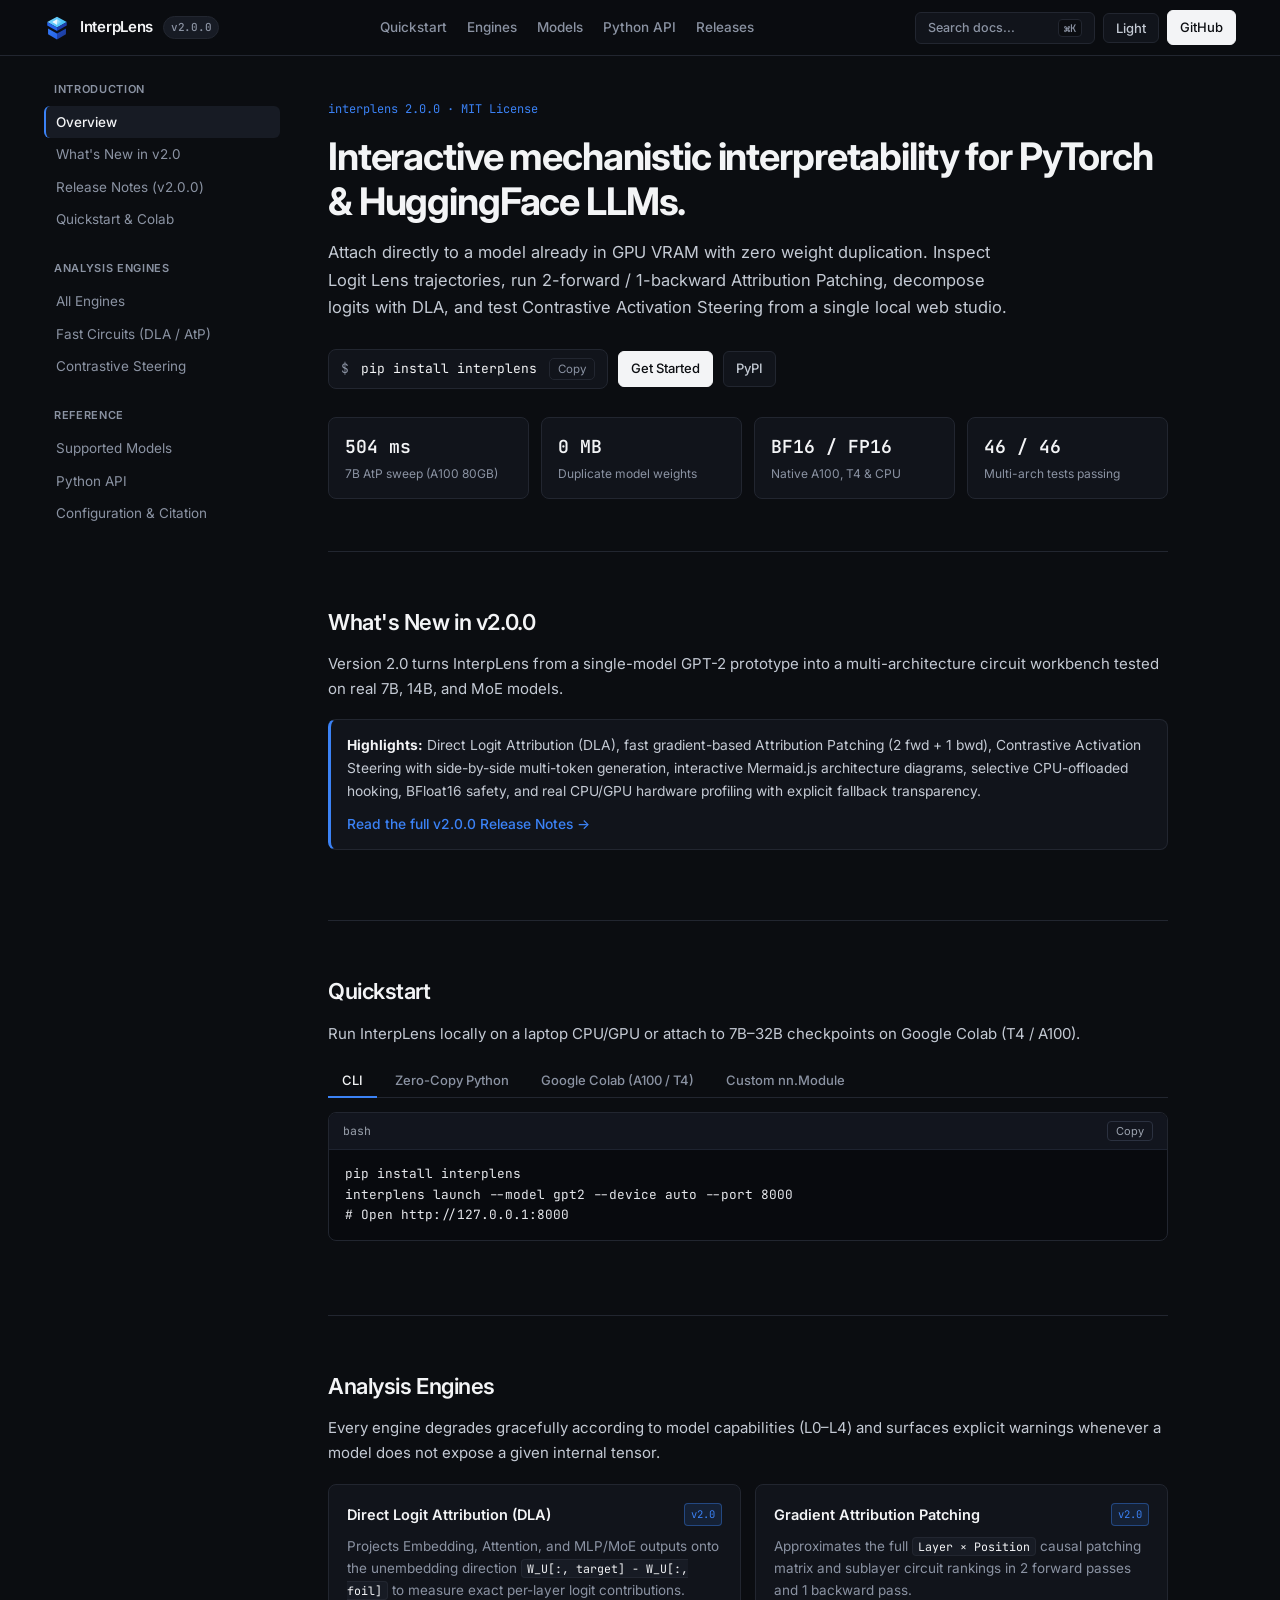
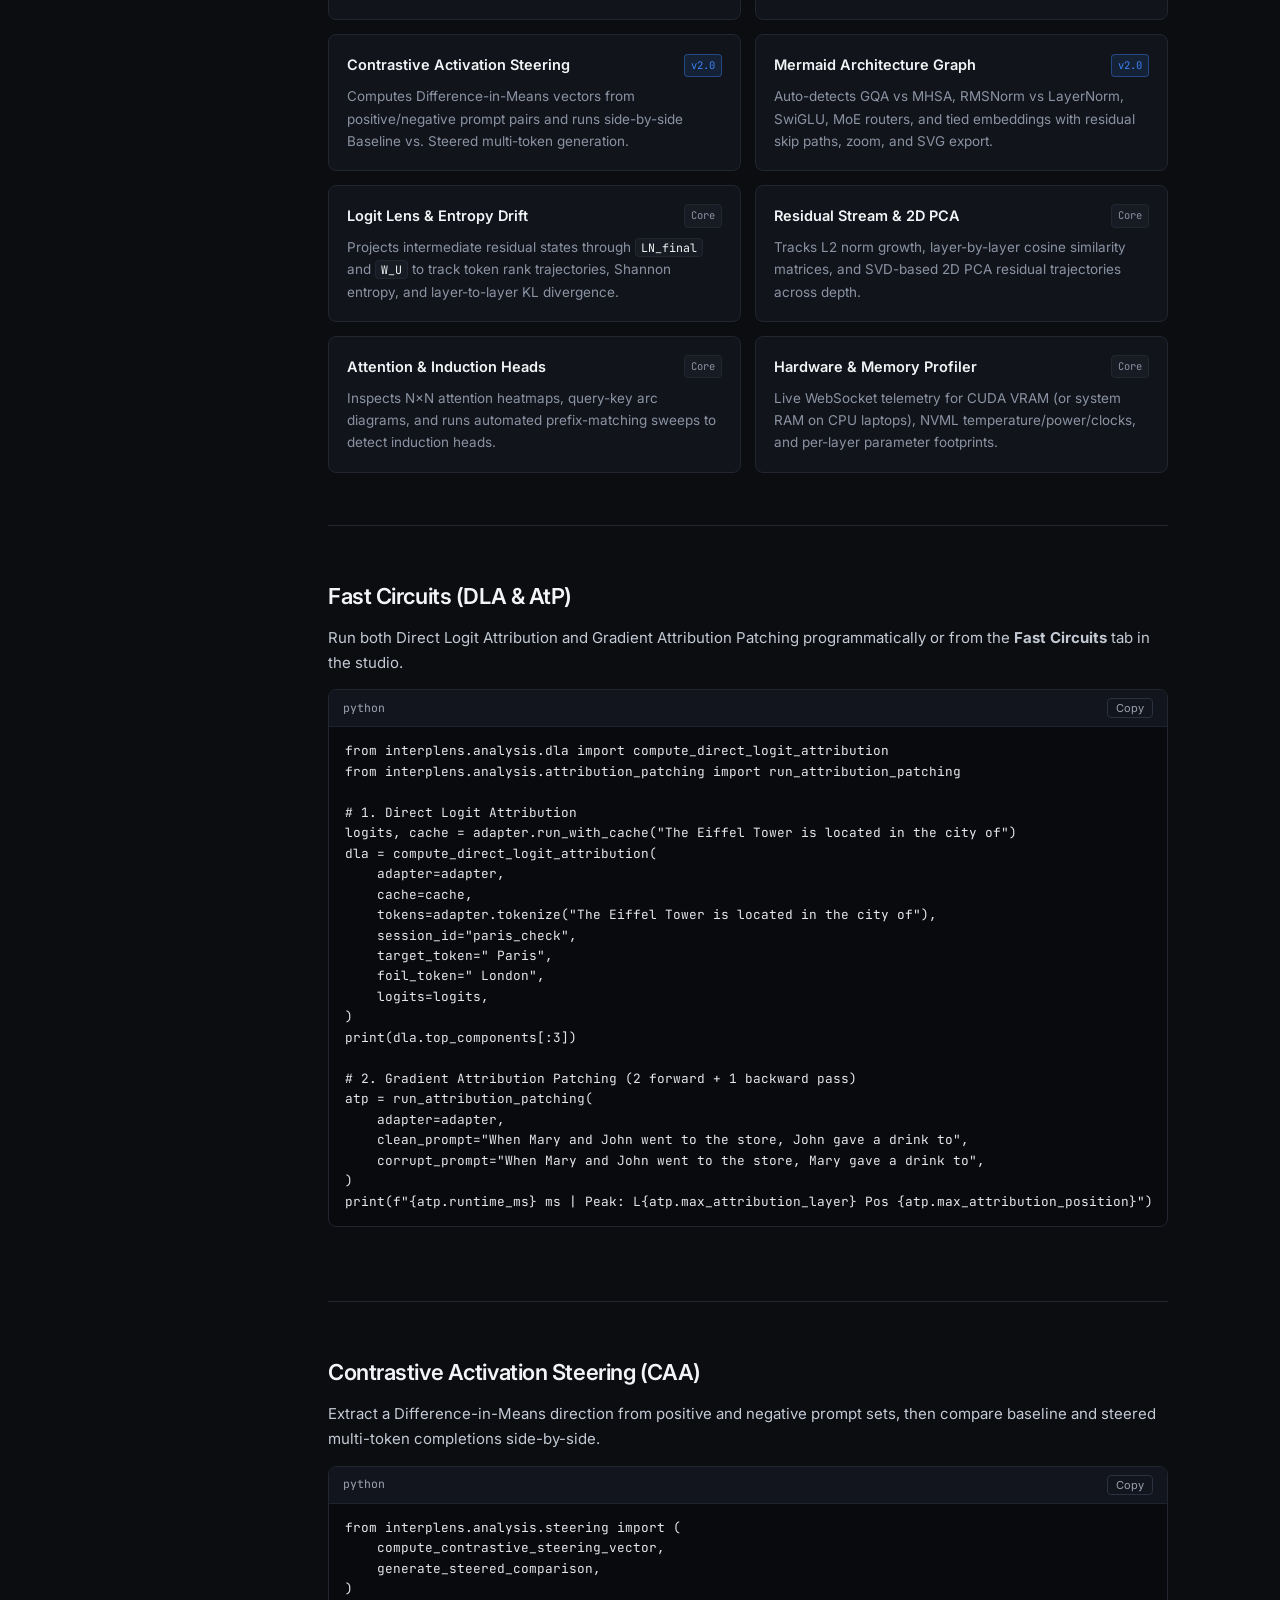
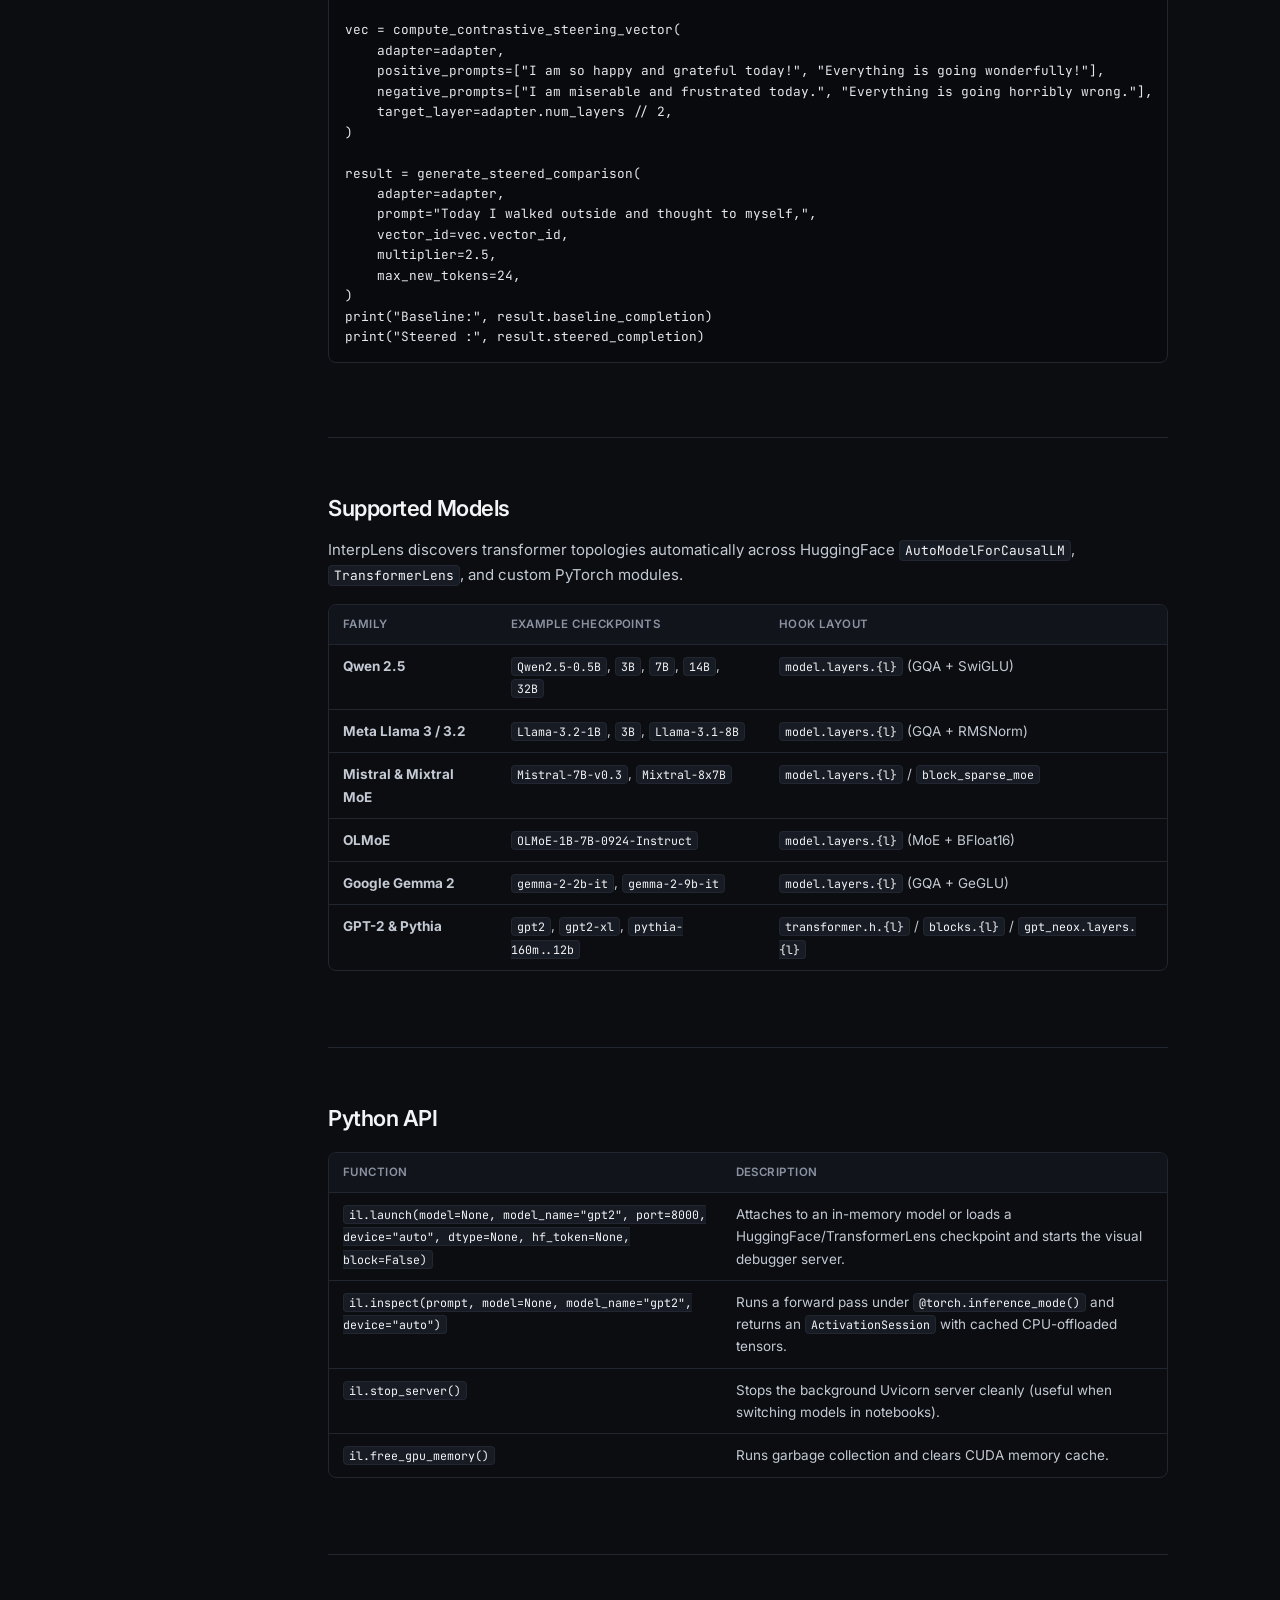
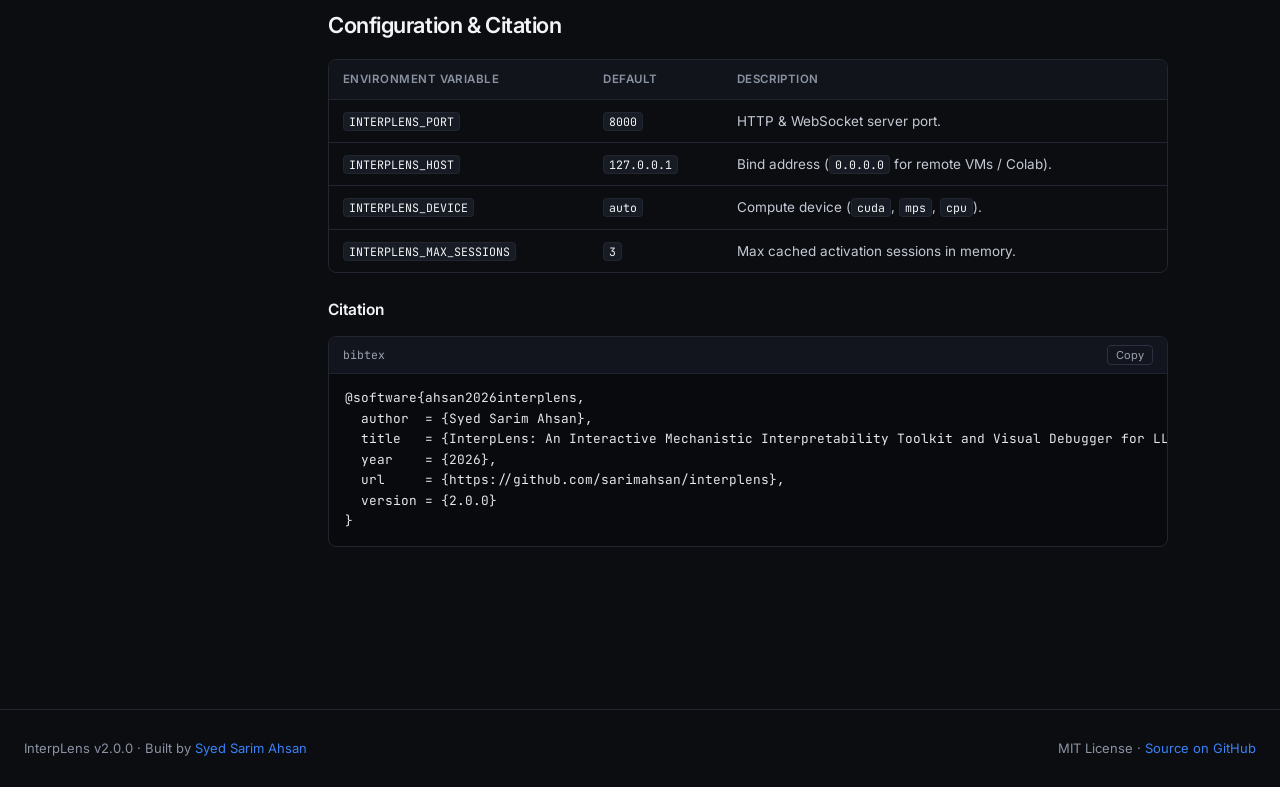
<file: docs_site/index.html>
<!DOCTYPE html>
<html lang="en" data-theme="dark">
<head>
    <meta charset="UTF-8">
    <meta name="viewport" content="width=device-width, initial-scale=1.0">
    <title>InterpLens v2.0 — Mechanistic Interpretability &amp; Circuit Debugger</title>

    <meta name="description" content="InterpLens is an open-source mechanistic interpretability workbench for PyTorch, HuggingFace Transformers, and TransformerLens. Zero-copy GPU attach, Direct Logit Attribution, Gradient Attribution Patching, Contrastive Activation Steering, and Logit Lens.">
    <meta name="keywords" content="mechanistic interpretability, pytorch, transformerlens, logit lens, direct logit attribution, attribution patching, activation steering, llm debugger">
    <meta name="author" content="Syed Sarim Ahsan">
    <meta name="robots" content="index, follow">
    <link rel="canonical" href="https://interplens.netlify.app/">

    <meta name="theme-color" content="#0b0d11">
    <link rel="manifest" href="site.webmanifest">
    <link rel="icon" type="image/svg+xml" href="favicon.svg?v=3">
    <link rel="apple-touch-icon" href="favicon.svg?v=3">

    <meta property="og:type" content="website">
    <meta property="og:site_name" content="InterpLens">
    <meta property="og:url" content="https://interplens.netlify.app/">
    <meta property="og:title" content="InterpLens v2.0 — Mechanistic Interpretability &amp; Circuit Debugger">
    <meta property="og:description" content="Interactive circuit debugger for PyTorch &amp; HuggingFace LLMs: Logit Lens, Direct Logit Attribution, 2-fwd/1-bwd Attribution Patching, Contrastive Steering, and Mermaid model graphs.">
    <meta property="og:image" content="https://interplens.netlify.app/favicon.svg">

    <link rel="stylesheet" href="style.css?v=3">
</head>
<body>
    <!-- Sticky Header -->
    <header class="site-header">
        <div class="header-inner">
            <a href="#overview" class="brand">
                <img src="favicon.svg?v=3" width="26" height="26" alt="InterpLens">
                <span>InterpLens</span>
                <span class="version-pill">v2.0.0</span>
            </a>

            <nav class="header-nav" aria-label="Primary">
                <a href="#quickstart">Quickstart</a>
                <a href="#engines">Engines</a>
                <a href="#models">Models</a>
                <a href="#python-api">Python API</a>
                <a href="releases.html">Releases</a>
            </nav>

            <div class="header-actions">
                <button type="button" id="search-trigger" class="btn search-btn" aria-label="Search documentation">
                    <span>Search docs...</span>
                    <span class="kbd">⌘K</span>
                </button>
                <button type="button" id="theme-toggle" class="btn" aria-label="Toggle color theme">Light</button>
                <a href="https://github.com/sarimahsan/interplens" target="_blank" rel="noopener" class="btn btn-primary">GitHub</a>
                <button type="button" id="mobile-menu-toggle" class="btn mobile-menu-toggle" aria-label="Toggle menu">Menu</button>
            </div>
        </div>
    </header>

    <!-- Main Documentation Shell -->
    <div class="docs-shell">
        <aside class="docs-sidebar" id="docs-sidebar" aria-label="Documentation sections">
            <div class="nav-group">
                <div class="nav-group-title">Introduction</div>
                <a href="#overview" class="nav-link active">Overview</a>
                <a href="#whats-new" class="nav-link">What's New in v2.0</a>
                <a href="releases.html" class="nav-link">Release Notes (v2.0.0)</a>
                <a href="#quickstart" class="nav-link">Quickstart &amp; Colab</a>
            </div>
            <div class="nav-group">
                <div class="nav-group-title">Analysis Engines</div>
                <a href="#engines" class="nav-link">All Engines</a>
                <a href="#fast-circuits" class="nav-link">Fast Circuits (DLA / AtP)</a>
                <a href="#steering" class="nav-link">Contrastive Steering</a>
            </div>
            <div class="nav-group">
                <div class="nav-group-title">Reference</div>
                <a href="#models" class="nav-link">Supported Models</a>
                <a href="#python-api" class="nav-link">Python API</a>
                <a href="#config" class="nav-link">Configuration &amp; Citation</a>
            </div>
        </aside>

        <main class="docs-main">
            <!-- Overview / Hero -->
            <section id="overview" class="docs-section">
                <div class="eyebrow">interplens 2.0.0 &middot; MIT License</div>
                <h1>Interactive mechanistic interpretability for PyTorch &amp; HuggingFace LLMs.</h1>
                <p class="lead">
                    Attach directly to a model already in GPU VRAM with zero weight duplication. Inspect Logit Lens trajectories, run 2-forward / 1-backward Attribution Patching, decompose logits with DLA, and test Contrastive Activation Steering from a single local web studio.
                </p>

                <div class="hero-actions">
                    <div class="install-box">
                        <span class="prompt-sign">$</span>
                        <span id="pip-cmd">pip install interplens</span>
                        <button type="button" class="copy-inline-btn" data-copy="pip install interplens">Copy</button>
                    </div>
                    <a href="#quickstart" class="btn btn-primary">Get Started</a>
                    <a href="https://pypi.org/project/interplens/" target="_blank" rel="noopener" class="btn">PyPI</a>
                </div>

                <div class="metrics-grid">
                    <div class="metric-card">
                        <div class="metric-value">504 ms</div>
                        <div class="metric-label">7B AtP sweep (A100 80GB)</div>
                    </div>
                    <div class="metric-card">
                        <div class="metric-value">0 MB</div>
                        <div class="metric-label">Duplicate model weights</div>
                    </div>
                    <div class="metric-card">
                        <div class="metric-value">BF16 / FP16</div>
                        <div class="metric-label">Native A100, T4 &amp; CPU</div>
                    </div>
                    <div class="metric-card">
                        <div class="metric-value">46 / 46</div>
                        <div class="metric-label">Multi-arch tests passing</div>
                    </div>
                </div>
            </section>

            <!-- What's New in v2.0 -->
            <section id="whats-new" class="docs-section">
                <h2>What's New in v2.0.0</h2>
                <p>
                    Version 2.0 turns InterpLens from a single-model GPT-2 prototype into a multi-architecture circuit workbench tested on real 7B, 14B, and MoE models.
                </p>
                <div class="callout">
                    <strong>Highlights:</strong> Direct Logit Attribution (DLA), fast gradient-based Attribution Patching (2 fwd + 1 bwd), Contrastive Activation Steering with side-by-side multi-token generation, interactive Mermaid.js architecture diagrams, selective CPU-offloaded hooking, BFloat16 safety, and real CPU/GPU hardware profiling with explicit fallback transparency.
                    <div style="margin-top: 10px;"><a href="releases.html" style="font-weight: 500;">Read the full v2.0.0 Release Notes &rarr;</a></div>
                </div>
            </section>

            <!-- Quickstart -->
            <section id="quickstart" class="docs-section">
                <h2>Quickstart</h2>
                <p>Run InterpLens locally on a laptop CPU/GPU or attach to 7B–32B checkpoints on Google Colab (T4 / A100).</p>

                <div class="tabs" role="tablist">
                    <button type="button" class="tab-btn active" data-tab="tab-cli">CLI</button>
                    <button type="button" class="tab-btn" data-tab="tab-python">Zero-Copy Python</button>
                    <button type="button" class="tab-btn" data-tab="tab-colab">Google Colab (A100 / T4)</button>
                    <button type="button" class="tab-btn" data-tab="tab-custom">Custom nn.Module</button>
                </div>

                <div id="tab-cli" class="tab-panel active">
                    <div class="code-block">
                        <div class="code-header">
                            <span>bash</span>
                            <button type="button" class="code-copy-btn">Copy</button>
                        </div>
                        <pre><code>pip install interplens
interplens launch --model gpt2 --device auto --port 8000
# Open http://127.0.0.1:8000</code></pre>
                    </div>
                </div>

                <div id="tab-python" class="tab-panel">
                    <div class="code-block">
                        <div class="code-header">
                            <span>python</span>
                            <button type="button" class="code-copy-btn">Copy</button>
                        </div>
                        <pre><code>import interplens as il
from transformers import AutoModelForCausalLM, AutoTokenizer

model = AutoModelForCausalLM.from_pretrained("Qwen/Qwen2.5-3B-Instruct", device_map="auto")
tokenizer = AutoTokenizer.from_pretrained("Qwen/Qwen2.5-3B-Instruct")

# Attach directly to the in-memory model with zero VRAM duplication
il.launch(model=model, tokenizer=tokenizer, port=8000)</code></pre>
                    </div>
                </div>

                <div id="tab-colab" class="tab-panel">
                    <div class="code-block">
                        <div class="code-header">
                            <span>python (Google Colab)</span>
                            <button type="button" class="code-copy-btn">Copy</button>
                        </div>
                        <pre><code>!pip install -q interplens accelerate nvidia-ml-py

import interplens as il
from google.colab import output

adapter = il.launch(
    model_name="Qwen/Qwen2.5-7B-Instruct",  # or "allenai/OLMoE-1B-7B-0924-Instruct"
    device="cuda",
    dtype="bfloat16",  # use "float16" on T4 GPUs
    port=8000,
    block=False,
)
output.serve_kernel_port_as_window(8000)</code></pre>
                    </div>
                </div>

                <div id="tab-custom" class="tab-panel">
                    <div class="code-block">
                        <div class="code-header">
                            <span>python</span>
                            <button type="button" class="code-copy-btn">Copy</button>
                        </div>
                        <pre><code>import torch.nn as nn
import interplens as il

class ResearchTransformer(nn.Module):
    def __init__(self, vocab=1000, d_model=128, n_layers=4):
        super().__init__()
        self.embed = nn.Embedding(vocab, d_model)
        self.layers = nn.ModuleList([
            nn.TransformerEncoderLayer(d_model=d_model, nhead=4, batch_first=True)
            for _ in range(n_layers)
        ])
        self.lm_head = nn.Linear(d_model, vocab, bias=False)

    def forward(self, x):
        h = self.embed(x)
        for layer in self.layers:
            h = layer(h)
        return self.lm_head(h)

il.launch(model=ResearchTransformer(), auto_hook=True, port=8000)</code></pre>
                    </div>
                </div>
            </section>

            <!-- Engines -->
            <section id="engines" class="docs-section">
                <h2>Analysis Engines</h2>
                <p>Every engine degrades gracefully according to model capabilities (L0–L4) and surfaces explicit warnings whenever a model does not expose a given internal tensor.</p>

                <div class="feature-grid">
                    <div class="feature-card">
                        <div class="feature-card-head">
                            <h3>Direct Logit Attribution (DLA)</h3>
                            <span class="tag tag-new">v2.0</span>
                        </div>
                        <p>Projects Embedding, Attention, and MLP/MoE outputs onto the unembedding direction <code>W_U[:, target] - W_U[:, foil]</code> to measure exact per-layer logit contributions.</p>
                    </div>
                    <div class="feature-card">
                        <div class="feature-card-head">
                            <h3>Gradient Attribution Patching</h3>
                            <span class="tag tag-new">v2.0</span>
                        </div>
                        <p>Approximates the full <code>Layer × Position</code> causal patching matrix and sublayer circuit rankings in 2 forward passes and 1 backward pass.</p>
                    </div>
                    <div class="feature-card">
                        <div class="feature-card-head">
                            <h3>Contrastive Activation Steering</h3>
                            <span class="tag tag-new">v2.0</span>
                        </div>
                        <p>Computes Difference-in-Means vectors from positive/negative prompt pairs and runs side-by-side Baseline vs. Steered multi-token generation.</p>
                    </div>
                    <div class="feature-card">
                        <div class="feature-card-head">
                            <h3>Mermaid Architecture Graph</h3>
                            <span class="tag tag-new">v2.0</span>
                        </div>
                        <p>Auto-detects GQA vs MHSA, RMSNorm vs LayerNorm, SwiGLU, MoE routers, and tied embeddings with residual skip paths, zoom, and SVG export.</p>
                    </div>
                    <div class="feature-card">
                        <div class="feature-card-head">
                            <h3>Logit Lens &amp; Entropy Drift</h3>
                            <span class="tag">Core</span>
                        </div>
                        <p>Projects intermediate residual states through <code>LN_final</code> and <code>W_U</code> to track token rank trajectories, Shannon entropy, and layer-to-layer KL divergence.</p>
                    </div>
                    <div class="feature-card">
                        <div class="feature-card-head">
                            <h3>Residual Stream &amp; 2D PCA</h3>
                            <span class="tag">Core</span>
                        </div>
                        <p>Tracks L2 norm growth, layer-by-layer cosine similarity matrices, and SVD-based 2D PCA residual trajectories across depth.</p>
                    </div>
                    <div class="feature-card">
                        <div class="feature-card-head">
                            <h3>Attention &amp; Induction Heads</h3>
                            <span class="tag">Core</span>
                        </div>
                        <p>Inspects N×N attention heatmaps, query-key arc diagrams, and runs automated prefix-matching sweeps to detect induction heads.</p>
                    </div>
                    <div class="feature-card">
                        <div class="feature-card-head">
                            <h3>Hardware &amp; Memory Profiler</h3>
                            <span class="tag">Core</span>
                        </div>
                        <p>Live WebSocket telemetry for CUDA VRAM (or system RAM on CPU laptops), NVML temperature/power/clocks, and per-layer parameter footprints.</p>
                    </div>
                </div>
            </section>

            <!-- Fast Circuits Programmatic Example -->
            <section id="fast-circuits" class="docs-section">
                <h2>Fast Circuits (DLA &amp; AtP)</h2>
                <p>Run both Direct Logit Attribution and Gradient Attribution Patching programmatically or from the <strong>Fast Circuits</strong> tab in the studio.</p>

                <div class="code-block">
                    <div class="code-header">
                        <span>python</span>
                        <button type="button" class="code-copy-btn">Copy</button>
                    </div>
                    <pre><code>from interplens.analysis.dla import compute_direct_logit_attribution
from interplens.analysis.attribution_patching import run_attribution_patching

# 1. Direct Logit Attribution
logits, cache = adapter.run_with_cache("The Eiffel Tower is located in the city of")
dla = compute_direct_logit_attribution(
    adapter=adapter,
    cache=cache,
    tokens=adapter.tokenize("The Eiffel Tower is located in the city of"),
    session_id="paris_check",
    target_token=" Paris",
    foil_token=" London",
    logits=logits,
)
print(dla.top_components[:3])

# 2. Gradient Attribution Patching (2 forward + 1 backward pass)
atp = run_attribution_patching(
    adapter=adapter,
    clean_prompt="When Mary and John went to the store, John gave a drink to",
    corrupt_prompt="When Mary and John went to the store, Mary gave a drink to",
)
print(f"{atp.runtime_ms} ms | Peak: L{atp.max_attribution_layer} Pos {atp.max_attribution_position}")</code></pre>
                </div>
            </section>

            <!-- Contrastive Steering -->
            <section id="steering" class="docs-section">
                <h2>Contrastive Activation Steering (CAA)</h2>
                <p>Extract a Difference-in-Means direction from positive and negative prompt sets, then compare baseline and steered multi-token completions side-by-side.</p>

                <div class="code-block">
                    <div class="code-header">
                        <span>python</span>
                        <button type="button" class="code-copy-btn">Copy</button>
                    </div>
                    <pre><code>from interplens.analysis.steering import (
    compute_contrastive_steering_vector,
    generate_steered_comparison,
)

vec = compute_contrastive_steering_vector(
    adapter=adapter,
    positive_prompts=["I am so happy and grateful today!", "Everything is going wonderfully!"],
    negative_prompts=["I am miserable and frustrated today.", "Everything is going horribly wrong."],
    target_layer=adapter.num_layers // 2,
)

result = generate_steered_comparison(
    adapter=adapter,
    prompt="Today I walked outside and thought to myself,",
    vector_id=vec.vector_id,
    multiplier=2.5,
    max_new_tokens=24,
)
print("Baseline:", result.baseline_completion)
print("Steered :", result.steered_completion)</code></pre>
                </div>
            </section>

            <!-- Supported Models -->
            <section id="models" class="docs-section">
                <h2>Supported Models</h2>
                <p>InterpLens discovers transformer topologies automatically across HuggingFace <code>AutoModelForCausalLM</code>, <code>TransformerLens</code>, and custom PyTorch modules.</p>

                <div class="table-wrap">
                    <table>
                        <thead>
                            <tr>
                                <th>Family</th>
                                <th>Example Checkpoints</th>
                                <th>Hook Layout</th>
                            </tr>
                        </thead>
                        <tbody>
                            <tr>
                                <td><strong>Qwen 2.5</strong></td>
                                <td><code>Qwen2.5-0.5B</code>, <code>3B</code>, <code>7B</code>, <code>14B</code>, <code>32B</code></td>
                                <td><code>model.layers.{l}</code> (GQA + SwiGLU)</td>
                            </tr>
                            <tr>
                                <td><strong>Meta Llama 3 / 3.2</strong></td>
                                <td><code>Llama-3.2-1B</code>, <code>3B</code>, <code>Llama-3.1-8B</code></td>
                                <td><code>model.layers.{l}</code> (GQA + RMSNorm)</td>
                            </tr>
                            <tr>
                                <td><strong>Mistral &amp; Mixtral MoE</strong></td>
                                <td><code>Mistral-7B-v0.3</code>, <code>Mixtral-8x7B</code></td>
                                <td><code>model.layers.{l}</code> / <code>block_sparse_moe</code></td>
                            </tr>
                            <tr>
                                <td><strong>OLMoE</strong></td>
                                <td><code>OLMoE-1B-7B-0924-Instruct</code></td>
                                <td><code>model.layers.{l}</code> (MoE + BFloat16)</td>
                            </tr>
                            <tr>
                                <td><strong>Google Gemma 2</strong></td>
                                <td><code>gemma-2-2b-it</code>, <code>gemma-2-9b-it</code></td>
                                <td><code>model.layers.{l}</code> (GQA + GeGLU)</td>
                            </tr>
                            <tr>
                                <td><strong>GPT-2 &amp; Pythia</strong></td>
                                <td><code>gpt2</code>, <code>gpt2-xl</code>, <code>pythia-160m..12b</code></td>
                                <td><code>transformer.h.{l}</code> / <code>blocks.{l}</code> / <code>gpt_neox.layers.{l}</code></td>
                            </tr>
                        </tbody>
                    </table>
                </div>
            </section>

            <!-- Python API -->
            <section id="python-api" class="docs-section">
                <h2>Python API</h2>
                <div class="table-wrap">
                    <table>
                        <thead>
                            <tr>
                                <th>Function</th>
                                <th>Description</th>
                            </tr>
                        </thead>
                        <tbody>
                            <tr>
                                <td><code>il.launch(model=None, model_name="gpt2", port=8000, device="auto", dtype=None, hf_token=None, block=False)</code></td>
                                <td>Attaches to an in-memory model or loads a HuggingFace/TransformerLens checkpoint and starts the visual debugger server.</td>
                            </tr>
                            <tr>
                                <td><code>il.inspect(prompt, model=None, model_name="gpt2", device="auto")</code></td>
                                <td>Runs a forward pass under <code>@torch.inference_mode()</code> and returns an <code>ActivationSession</code> with cached CPU-offloaded tensors.</td>
                            </tr>
                            <tr>
                                <td><code>il.stop_server()</code></td>
                                <td>Stops the background Uvicorn server cleanly (useful when switching models in notebooks).</td>
                            </tr>
                            <tr>
                                <td><code>il.free_gpu_memory()</code></td>
                                <td>Runs garbage collection and clears CUDA memory cache.</td>
                            </tr>
                        </tbody>
                    </table>
                </div>
            </section>

            <!-- Configuration & Citation -->
            <section id="config" class="docs-section">
                <h2>Configuration &amp; Citation</h2>
                <div class="table-wrap">
                    <table>
                        <thead>
                            <tr>
                                <th>Environment Variable</th>
                                <th>Default</th>
                                <th>Description</th>
                            </tr>
                        </thead>
                        <tbody>
                            <tr>
                                <td><code>INTERPLENS_PORT</code></td>
                                <td><code>8000</code></td>
                                <td>HTTP &amp; WebSocket server port.</td>
                            </tr>
                            <tr>
                                <td><code>INTERPLENS_HOST</code></td>
                                <td><code>127.0.0.1</code></td>
                                <td>Bind address (<code>0.0.0.0</code> for remote VMs / Colab).</td>
                            </tr>
                            <tr>
                                <td><code>INTERPLENS_DEVICE</code></td>
                                <td><code>auto</code></td>
                                <td>Compute device (<code>cuda</code>, <code>mps</code>, <code>cpu</code>).</td>
                            </tr>
                            <tr>
                                <td><code>INTERPLENS_MAX_SESSIONS</code></td>
                                <td><code>3</code></td>
                                <td>Max cached activation sessions in memory.</td>
                            </tr>
                        </tbody>
                    </table>
                </div>

                <h3>Citation</h3>
                <div class="code-block">
                    <div class="code-header">
                        <span>bibtex</span>
                        <button type="button" class="code-copy-btn">Copy</button>
                    </div>
                    <pre><code>@software{ahsan2026interplens,
  author  = {Syed Sarim Ahsan},
  title   = {InterpLens: An Interactive Mechanistic Interpretability Toolkit and Visual Debugger for LLMs},
  year    = {2026},
  url     = {https://github.com/sarimahsan/interplens},
  version = {2.0.0}
}</code></pre>
                </div>
            </section>
        </main>
    </div>

    <!-- Search Modal -->
    <div id="search-modal" class="search-modal" role="dialog" aria-modal="true" aria-label="Search documentation">
        <div class="search-dialog">
            <input type="text" id="search-input" class="search-input" placeholder="Jump to section (e.g. dla, steering, colab, rest)..." autocomplete="off">
            <div id="search-results" class="search-results"></div>
        </div>
    </div>

    <!-- Footer -->
    <footer class="site-footer">
        <div class="footer-inner">
            <span>InterpLens v2.0.0 &middot; Built by <a href="https://github.com/sarimahsan" target="_blank" rel="noopener">Syed Sarim Ahsan</a></span>
            <span>MIT License &middot; <a href="https://github.com/sarimahsan/interplens" target="_blank" rel="noopener">Source on GitHub</a></span>
        </div>
    </footer>

    <script src="main.js?v=3"></script>
</body>
</html>
</file>
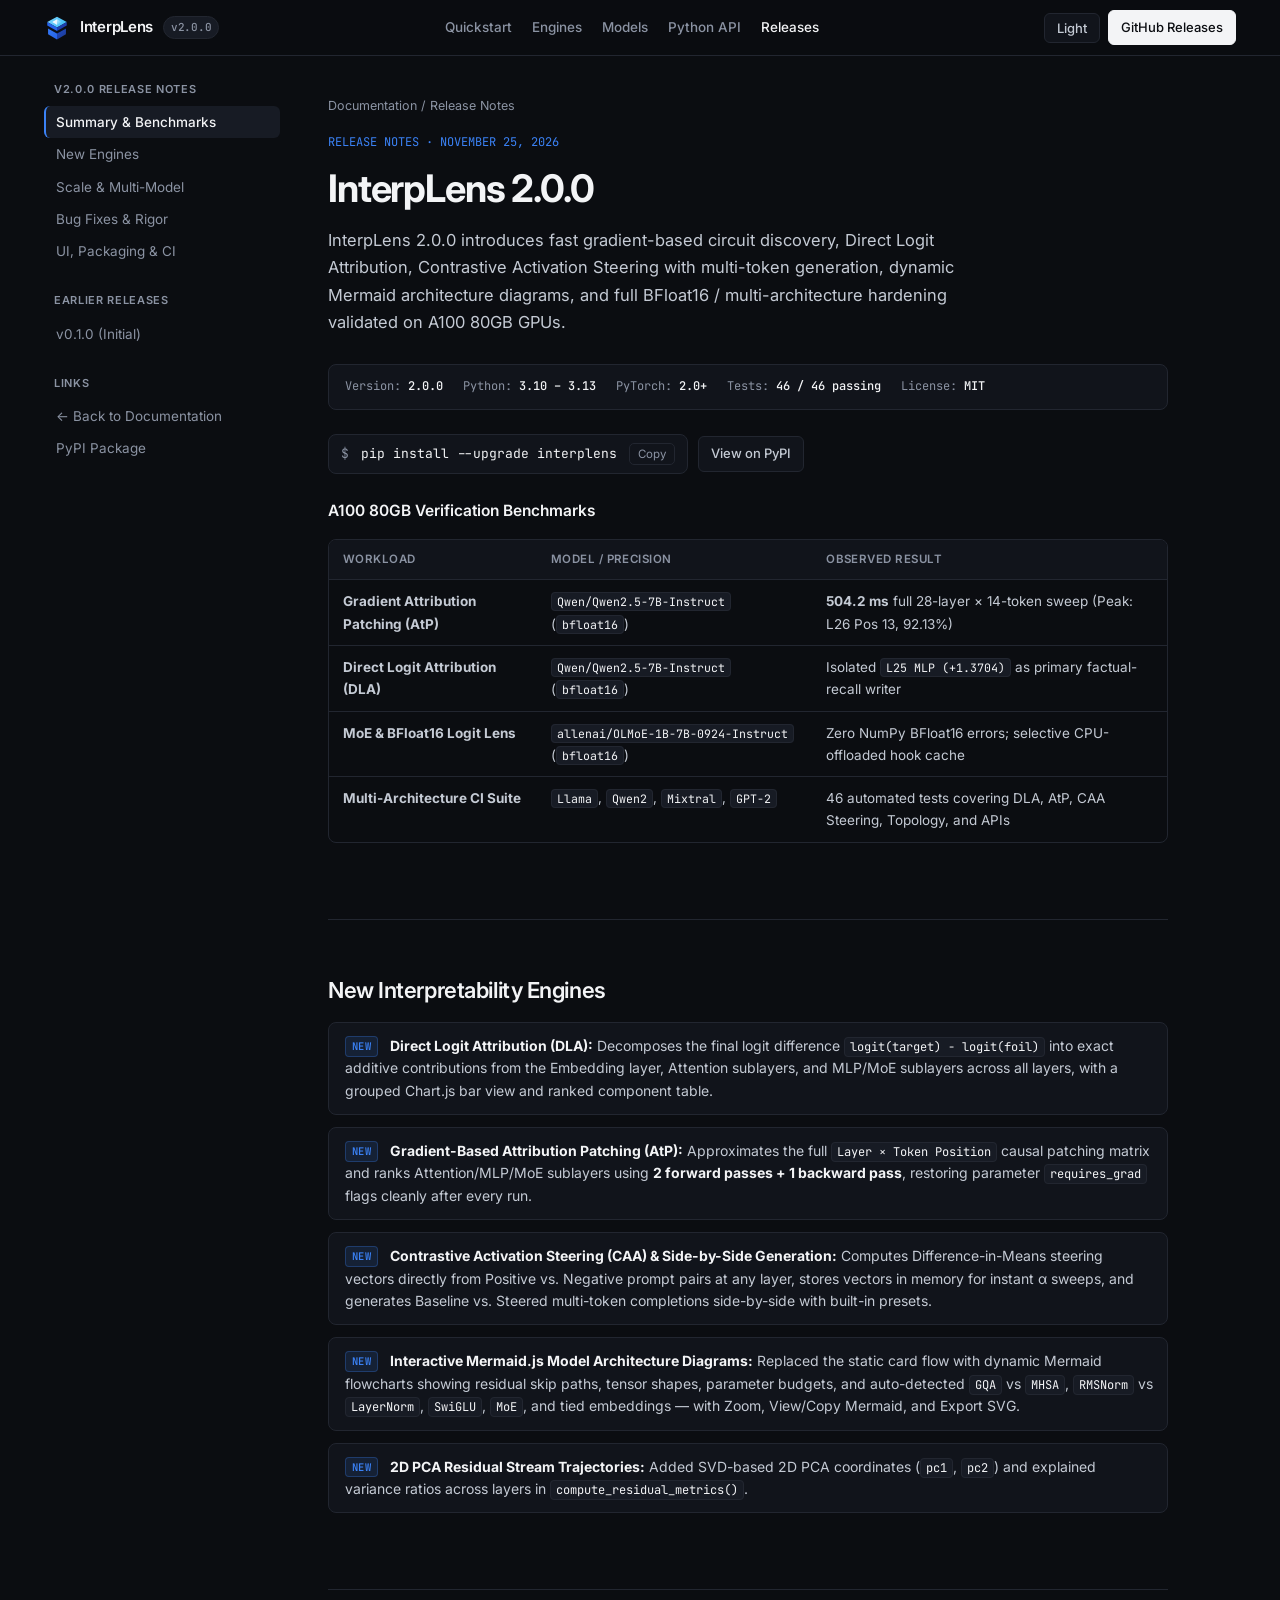
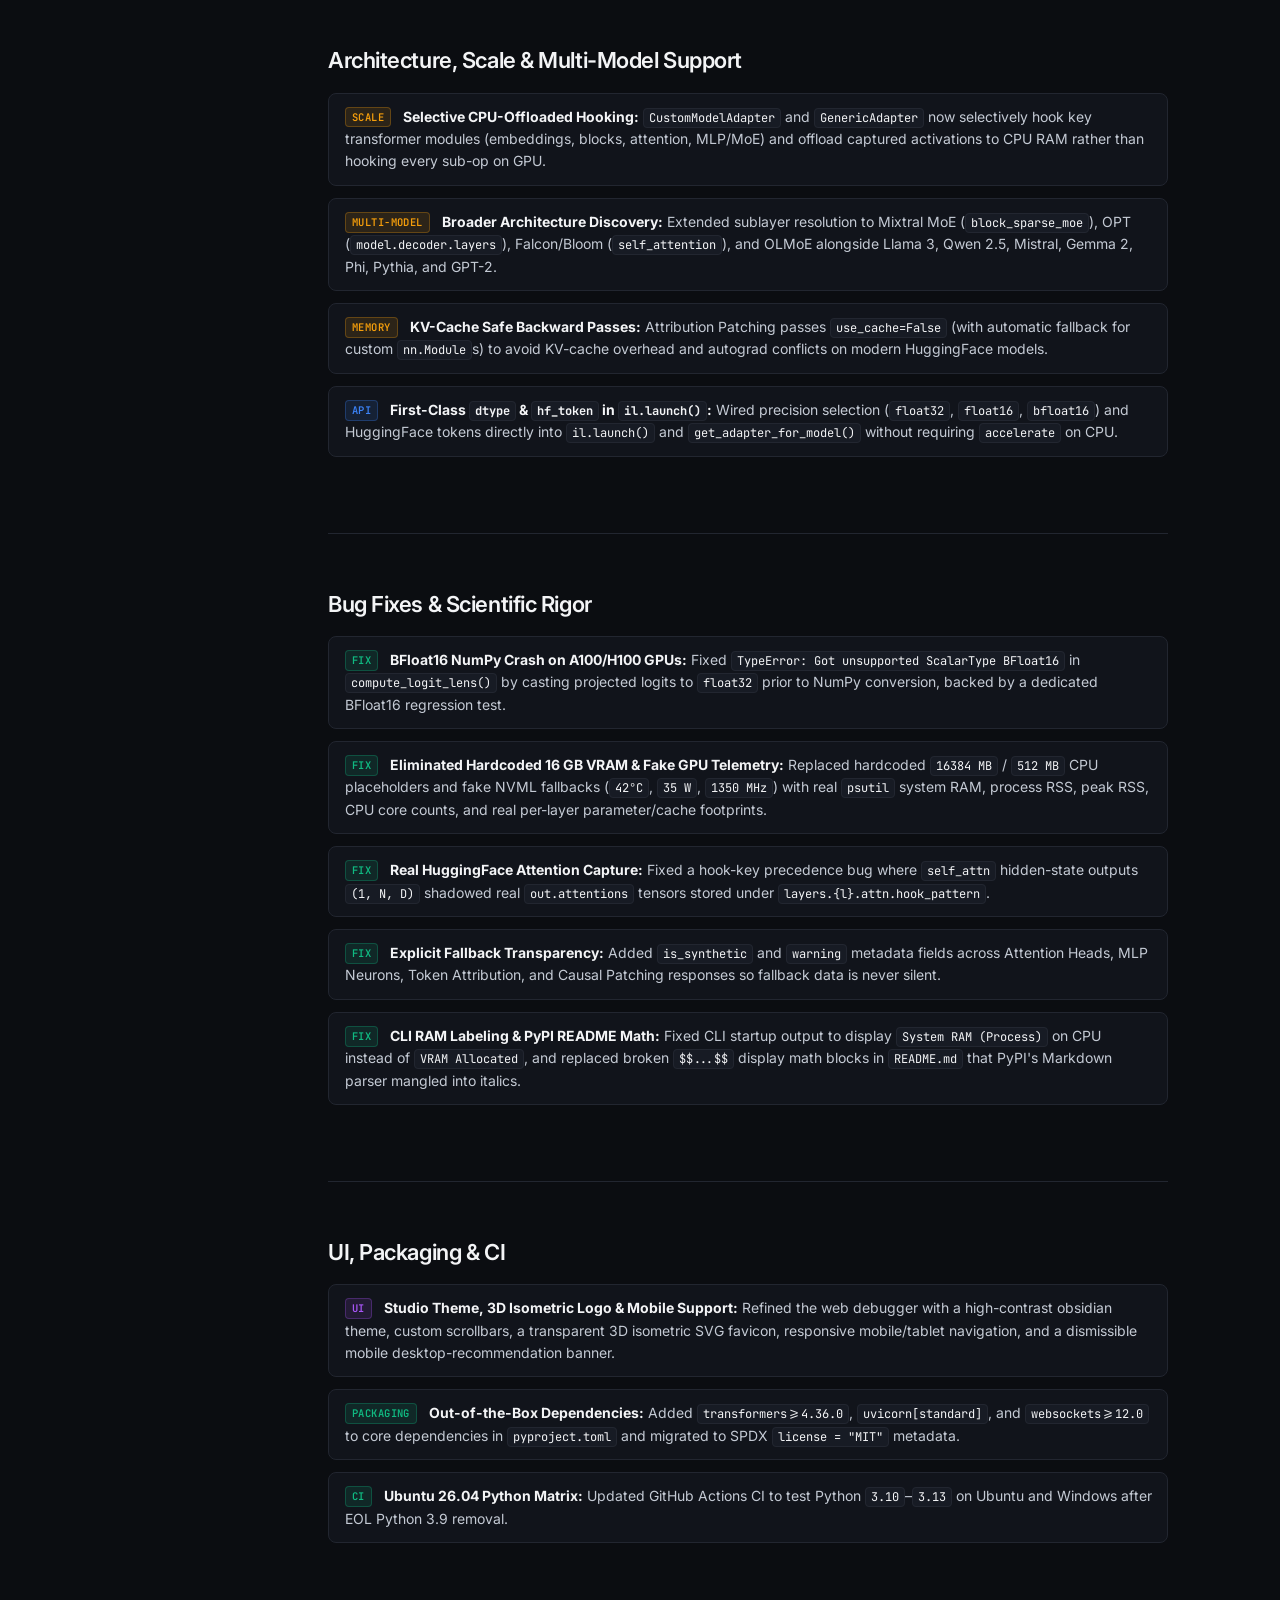
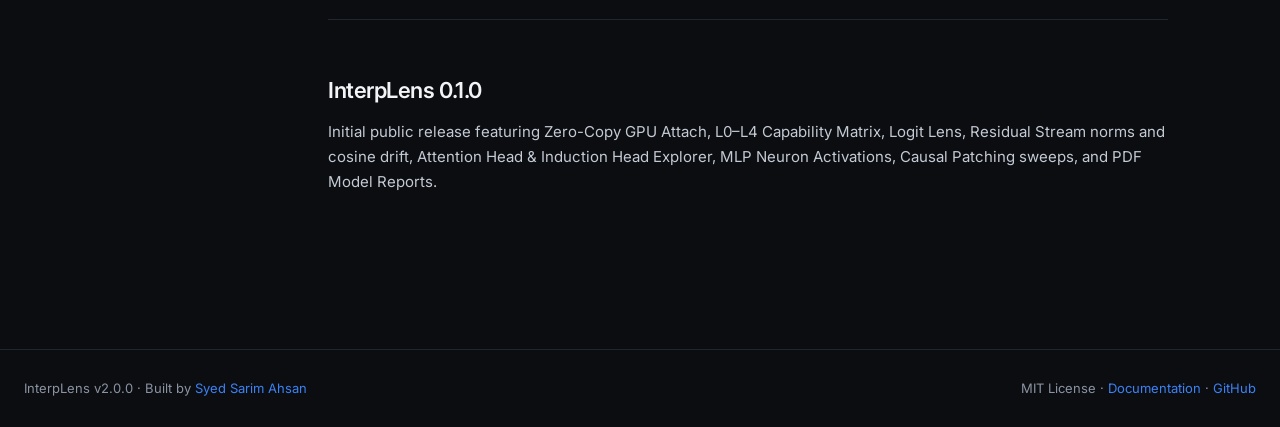
<file: docs_site/releases.html>
<!DOCTYPE html>
<html lang="en" data-theme="dark">
<head>
    <meta charset="UTF-8">
    <meta name="viewport" content="width=device-width, initial-scale=1.0">
    <title>Release Notes — InterpLens v2.0.0</title>

    <meta name="description" content="Official release notes for InterpLens v2.0.0: Direct Logit Attribution, Gradient Attribution Patching, Contrastive Activation Steering, Mermaid architecture graphs, BFloat16 A100 support, and reliability fixes.">
    <meta name="author" content="Syed Sarim Ahsan">
    <meta name="robots" content="index, follow">
    <link rel="canonical" href="https://sarimahsan.github.io/interplens/releases.html">

    <meta name="theme-color" content="#0b0d11">
    <link rel="icon" type="image/svg+xml" href="favicon.svg?v=3">
    <link rel="apple-touch-icon" href="favicon.svg?v=3">
    <link rel="stylesheet" href="style.css?v=3">
    <style>
        .release-meta {
            display: flex;
            flex-wrap: wrap;
            gap: 10px 20px;
            font-family: var(--font-mono);
            font-size: 12px;
            color: var(--text-muted);
            padding: 12px 16px;
            background: var(--bg-surface);
            border: 1px solid var(--border);
            border-radius: var(--radius);
            margin-bottom: 24px;
        }
        .release-meta strong {
            color: var(--text);
            font-weight: 500;
        }
        .release-list {
            list-style: none;
            display: flex;
            flex-direction: column;
            gap: 12px;
            margin: 14px 0 24px;
        }
        .release-list li {
            position: relative;
            padding: 12px 14px 12px 16px;
            background: var(--bg-surface);
            border: 1px solid var(--border);
            border-radius: var(--radius);
            color: var(--text-secondary);
            font-size: 14px;
            line-height: 1.6;
        }
        .release-list li strong {
            color: var(--text);
        }
        .change-pill {
            display: inline-block;
            font-family: var(--font-mono);
            font-size: 10.5px;
            font-weight: 600;
            text-transform: uppercase;
            letter-spacing: 0.04em;
            padding: 1px 6px;
            border-radius: 4px;
            margin-right: 8px;
            vertical-align: 1px;
        }
        .pill-feat {
            color: #3b82f6;
            background: rgba(59, 130, 246, 0.12);
            border: 1px solid rgba(59, 130, 246, 0.28);
        }
        .pill-fix {
            color: #10b981;
            background: rgba(16, 185, 129, 0.12);
            border: 1px solid rgba(16, 185, 129, 0.28);
        }
        .pill-perf {
            color: #f59e0b;
            background: rgba(245, 158, 11, 0.12);
            border: 1px solid rgba(245, 158, 11, 0.28);
        }
        .pill-ui {
            color: #a855f7;
            background: rgba(168, 85, 247, 0.12);
            border: 1px solid rgba(168, 85, 247, 0.28);
        }
        .breadcrumb {
            font-size: 12.5px;
            color: var(--text-muted);
            margin-bottom: 12px;
        }
        .breadcrumb a {
            color: var(--text-muted);
        }
        .breadcrumb a:hover {
            color: var(--text);
        }
    </style>
</head>
<body>
    <!-- Sticky Header -->
    <header class="site-header">
        <div class="header-inner">
            <a href="index.html" class="brand">
                <img src="favicon.svg?v=3" width="26" height="26" alt="InterpLens">
                <span>InterpLens</span>
                <span class="version-pill">v2.0.0</span>
            </a>

            <nav class="header-nav" aria-label="Primary">
                <a href="index.html#quickstart">Quickstart</a>
                <a href="index.html#engines">Engines</a>
                <a href="index.html#models">Models</a>
                <a href="index.html#python-api">Python API</a>
                <a href="releases.html" style="color: var(--text);">Releases</a>
            </nav>

            <div class="header-actions">
                <button type="button" id="theme-toggle" class="btn" aria-label="Toggle color theme">Light</button>
                <a href="https://github.com/sarimahsan/interplens/releases" target="_blank" rel="noopener" class="btn btn-primary">GitHub Releases</a>
                <button type="button" id="mobile-menu-toggle" class="btn mobile-menu-toggle" aria-label="Toggle menu">Menu</button>
            </div>
        </div>
    </header>

    <div class="docs-shell">
        <aside class="docs-sidebar" id="docs-sidebar" aria-label="Release sections">
            <div class="nav-group">
                <div class="nav-group-title">v2.0.0 Release Notes</div>
                <a href="#v2-summary" class="nav-link active">Summary &amp; Benchmarks</a>
                <a href="#v2-engines" class="nav-link">New Engines</a>
                <a href="#v2-scale" class="nav-link">Scale &amp; Multi-Model</a>
                <a href="#v2-fixes" class="nav-link">Bug Fixes &amp; Rigor</a>
                <a href="#v2-ui-packaging" class="nav-link">UI, Packaging &amp; CI</a>
            </div>
            <div class="nav-group">
                <div class="nav-group-title">Earlier Releases</div>
                <a href="#v010" class="nav-link">v0.1.0 (Initial)</a>
            </div>
            <div class="nav-group">
                <div class="nav-group-title">Links</div>
                <a href="index.html" class="nav-link">&larr; Back to Documentation</a>
                <a href="https://pypi.org/project/interplens/" target="_blank" rel="noopener" class="nav-link">PyPI Package</a>
            </div>
        </aside>

        <main class="docs-main">
            <!-- Summary -->
            <section id="v2-summary" class="docs-section">
                <div class="breadcrumb"><a href="index.html">Documentation</a> / Release Notes</div>
                <div class="eyebrow">RELEASE NOTES &middot; NOVEMBER 25, 2026</div>
                <h1>InterpLens 2.0.0</h1>
                <p class="lead">
                    InterpLens 2.0.0 introduces fast gradient-based circuit discovery, Direct Logit Attribution, Contrastive Activation Steering with multi-token generation, dynamic Mermaid architecture diagrams, and full BFloat16 / multi-architecture hardening validated on A100 80GB GPUs.
                </p>

                <div class="release-meta">
                    <span>Version: <strong>2.0.0</strong></span>
                    <span>Python: <strong>3.10 &ndash; 3.13</strong></span>
                    <span>PyTorch: <strong>2.0+</strong></span>
                    <span>Tests: <strong>46 / 46 passing</strong></span>
                    <span>License: <strong>MIT</strong></span>
                </div>

                <div class="hero-actions" style="margin-bottom: 24px;">
                    <div class="install-box">
                        <span class="prompt-sign">$</span>
                        <span>pip install --upgrade interplens</span>
                        <button type="button" class="copy-inline-btn" data-copy="pip install --upgrade interplens">Copy</button>
                    </div>
                    <a href="https://pypi.org/project/interplens/2.0.0/" target="_blank" rel="noopener" class="btn">View on PyPI</a>
                </div>

                <h3>A100 80GB Verification Benchmarks</h3>
                <div class="table-wrap">
                    <table>
                        <thead>
                            <tr>
                                <th>Workload</th>
                                <th>Model / Precision</th>
                                <th>Observed Result</th>
                            </tr>
                        </thead>
                        <tbody>
                            <tr>
                                <td><strong>Gradient Attribution Patching (AtP)</strong></td>
                                <td><code>Qwen/Qwen2.5-7B-Instruct</code> (<code>bfloat16</code>)</td>
                                <td><strong>504.2 ms</strong> full 28-layer &times; 14-token sweep (Peak: L26 Pos 13, 92.13%)</td>
                            </tr>
                            <tr>
                                <td><strong>Direct Logit Attribution (DLA)</strong></td>
                                <td><code>Qwen/Qwen2.5-7B-Instruct</code> (<code>bfloat16</code>)</td>
                                <td>Isolated <code>L25 MLP (+1.3704)</code> as primary factual-recall writer</td>
                            </tr>
                            <tr>
                                <td><strong>MoE &amp; BFloat16 Logit Lens</strong></td>
                                <td><code>allenai/OLMoE-1B-7B-0924-Instruct</code> (<code>bfloat16</code>)</td>
                                <td>Zero NumPy BFloat16 errors; selective CPU-offloaded hook cache</td>
                            </tr>
                            <tr>
                                <td><strong>Multi-Architecture CI Suite</strong></td>
                                <td><code>Llama</code>, <code>Qwen2</code>, <code>Mixtral</code>, <code>GPT-2</code></td>
                                <td>46 automated tests covering DLA, AtP, CAA Steering, Topology, and APIs</td>
                            </tr>
                        </tbody>
                    </table>
                </div>
            </section>

            <!-- New Engines -->
            <section id="v2-engines" class="docs-section">
                <h2>New Interpretability Engines</h2>
                <ul class="release-list">
                    <li>
                        <span class="change-pill pill-feat">New</span>
                        <strong>Direct Logit Attribution (DLA):</strong> Decomposes the final logit difference <code>logit(target) - logit(foil)</code> into exact additive contributions from the Embedding layer, Attention sublayers, and MLP/MoE sublayers across all layers, with a grouped Chart.js bar view and ranked component table.
                    </li>
                    <li>
                        <span class="change-pill pill-feat">New</span>
                        <strong>Gradient-Based Attribution Patching (AtP):</strong> Approximates the full <code>Layer &times; Token Position</code> causal patching matrix and ranks Attention/MLP/MoE sublayers using <strong>2 forward passes + 1 backward pass</strong>, restoring parameter <code>requires_grad</code> flags cleanly after every run.
                    </li>
                    <li>
                        <span class="change-pill pill-feat">New</span>
                        <strong>Contrastive Activation Steering (CAA) &amp; Side-by-Side Generation:</strong> Computes Difference-in-Means steering vectors directly from Positive vs. Negative prompt pairs at any layer, stores vectors in memory for instant &alpha; sweeps, and generates Baseline vs. Steered multi-token completions side-by-side with built-in presets.
                    </li>
                    <li>
                        <span class="change-pill pill-feat">New</span>
                        <strong>Interactive Mermaid.js Model Architecture Diagrams:</strong> Replaced the static card flow with dynamic Mermaid flowcharts showing residual skip paths, tensor shapes, parameter budgets, and auto-detected <code>GQA</code> vs <code>MHSA</code>, <code>RMSNorm</code> vs <code>LayerNorm</code>, <code>SwiGLU</code>, <code>MoE</code>, and tied embeddings &mdash; with Zoom, View/Copy Mermaid, and Export SVG.
                    </li>
                    <li>
                        <span class="change-pill pill-feat">New</span>
                        <strong>2D PCA Residual Stream Trajectories:</strong> Added SVD-based 2D PCA coordinates (<code>pc1</code>, <code>pc2</code>) and explained variance ratios across layers in <code>compute_residual_metrics()</code>.
                    </li>
                </ul>
            </section>

            <!-- Scale & Multi-Model -->
            <section id="v2-scale" class="docs-section">
                <h2>Architecture, Scale &amp; Multi-Model Support</h2>
                <ul class="release-list">
                    <li>
                        <span class="change-pill pill-perf">Scale</span>
                        <strong>Selective CPU-Offloaded Hooking:</strong> <code>CustomModelAdapter</code> and <code>GenericAdapter</code> now selectively hook key transformer modules (embeddings, blocks, attention, MLP/MoE) and offload captured activations to CPU RAM rather than hooking every sub-op on GPU.
                    </li>
                    <li>
                        <span class="change-pill pill-perf">Multi-Model</span>
                        <strong>Broader Architecture Discovery:</strong> Extended sublayer resolution to Mixtral MoE (<code>block_sparse_moe</code>), OPT (<code>model.decoder.layers</code>), Falcon/Bloom (<code>self_attention</code>), and OLMoE alongside Llama 3, Qwen 2.5, Mistral, Gemma 2, Phi, Pythia, and GPT-2.
                    </li>
                    <li>
                        <span class="change-pill pill-perf">Memory</span>
                        <strong>KV-Cache Safe Backward Passes:</strong> Attribution Patching passes <code>use_cache=False</code> (with automatic fallback for custom <code>nn.Module</code>s) to avoid KV-cache overhead and autograd conflicts on modern HuggingFace models.
                    </li>
                    <li>
                        <span class="change-pill pill-feat">API</span>
                        <strong>First-Class <code>dtype</code> &amp; <code>hf_token</code> in <code>il.launch()</code>:</strong> Wired precision selection (<code>float32</code>, <code>float16</code>, <code>bfloat16</code>) and HuggingFace tokens directly into <code>il.launch()</code> and <code>get_adapter_for_model()</code> without requiring <code>accelerate</code> on CPU.
                    </li>
                </ul>
            </section>

            <!-- Bug Fixes & Scientific Rigor -->
            <section id="v2-fixes" class="docs-section">
                <h2>Bug Fixes &amp; Scientific Rigor</h2>
                <ul class="release-list">
                    <li>
                        <span class="change-pill pill-fix">Fix</span>
                        <strong>BFloat16 NumPy Crash on A100/H100 GPUs:</strong> Fixed <code>TypeError: Got unsupported ScalarType BFloat16</code> in <code>compute_logit_lens()</code> by casting projected logits to <code>float32</code> prior to NumPy conversion, backed by a dedicated BFloat16 regression test.
                    </li>
                    <li>
                        <span class="change-pill pill-fix">Fix</span>
                        <strong>Eliminated Hardcoded 16 GB VRAM &amp; Fake GPU Telemetry:</strong> Replaced hardcoded <code>16384 MB</code> / <code>512 MB</code> CPU placeholders and fake NVML fallbacks (<code>42&deg;C</code>, <code>35 W</code>, <code>1350 MHz</code>) with real <code>psutil</code> system RAM, process RSS, peak RSS, CPU core counts, and real per-layer parameter/cache footprints.
                    </li>
                    <li>
                        <span class="change-pill pill-fix">Fix</span>
                        <strong>Real HuggingFace Attention Capture:</strong> Fixed a hook-key precedence bug where <code>self_attn</code> hidden-state outputs <code>(1, N, D)</code> shadowed real <code>out.attentions</code> tensors stored under <code>layers.{l}.attn.hook_pattern</code>.
                    </li>
                    <li>
                        <span class="change-pill pill-fix">Fix</span>
                        <strong>Explicit Fallback Transparency:</strong> Added <code>is_synthetic</code> and <code>warning</code> metadata fields across Attention Heads, MLP Neurons, Token Attribution, and Causal Patching responses so fallback data is never silent.
                    </li>
                    <li>
                        <span class="change-pill pill-fix">Fix</span>
                        <strong>CLI RAM Labeling &amp; PyPI README Math:</strong> Fixed CLI startup output to display <code>System RAM (Process)</code> on CPU instead of <code>VRAM Allocated</code>, and replaced broken <code>$$...$$</code> display math blocks in <code>README.md</code> that PyPI's Markdown parser mangled into italics.
                    </li>
                </ul>
            </section>

            <!-- UI, Packaging & CI -->
            <section id="v2-ui-packaging" class="docs-section">
                <h2>UI, Packaging &amp; CI</h2>
                <ul class="release-list">
                    <li>
                        <span class="change-pill pill-ui">UI</span>
                        <strong>Studio Theme, 3D Isometric Logo &amp; Mobile Support:</strong> Refined the web debugger with a high-contrast obsidian theme, custom scrollbars, a transparent 3D isometric SVG favicon, responsive mobile/tablet navigation, and a dismissible mobile desktop-recommendation banner.
                    </li>
                    <li>
                        <span class="change-pill pill-fix">Packaging</span>
                        <strong>Out-of-the-Box Dependencies:</strong> Added <code>transformers&gt;=4.36.0</code>, <code>uvicorn[standard]</code>, and <code>websockets&gt;=12.0</code> to core dependencies in <code>pyproject.toml</code> and migrated to SPDX <code>license = "MIT"</code> metadata.
                    </li>
                    <li>
                        <span class="change-pill pill-fix">CI</span>
                        <strong>Ubuntu 26.04 Python Matrix:</strong> Updated GitHub Actions CI to test Python <code>3.10</code>&ndash;<code>3.13</code> on Ubuntu and Windows after EOL Python 3.9 removal.
                    </li>
                </ul>
            </section>

            <!-- Previous Release -->
            <section id="v010" class="docs-section">
                <h2>InterpLens 0.1.0</h2>
                <p>Initial public release featuring Zero-Copy GPU Attach, L0&ndash;L4 Capability Matrix, Logit Lens, Residual Stream norms and cosine drift, Attention Head &amp; Induction Head Explorer, MLP Neuron Activations, Causal Patching sweeps, and PDF Model Reports.</p>
            </section>
        </main>
    </div>

    <footer class="site-footer">
        <div class="footer-inner">
            <span>InterpLens v2.0.0 &middot; Built by <a href="https://github.com/sarimahsan" target="_blank" rel="noopener">Syed Sarim Ahsan</a></span>
            <span>MIT License &middot; <a href="index.html">Documentation</a> &middot; <a href="https://github.com/sarimahsan/interplens" target="_blank" rel="noopener">GitHub</a></span>
        </div>
    </footer>

    <script src="main.js?v=3"></script>
</body>
</html>
</file>
<file: docs_site/style.css>
/* InterpLens Documentation — Clean Editorial Technical Theme */

@import url('https://fonts.googleapis.com/css2?family=Inter:wght@400;500;600;700&family=JetBrains+Mono:wght@400;500;600&display=swap');

:root {
    --font-sans: 'Inter', -apple-system, BlinkMacSystemFont, 'Segoe UI', Roboto, sans-serif;
    --font-mono: 'JetBrains Mono', ui-monospace, SFMono-Regular, Menlo, Consolas, monospace;

    --bg: #0b0d11;
    --bg-surface: #11141b;
    --bg-subtle: #171b24;
    --bg-code: #080a0e;
    --border: #222630;
    --border-strong: #313746;

    --text: #f3f4f6;
    --text-secondary: #c4cad4;
    --text-muted: #8b93a3;

    --accent: #3b82f6;
    --accent-hover: #60a5fa;
    --accent-soft: rgba(59, 130, 246, 0.12);

    --green: #10b981;
    --amber: #f59e0b;

    --header-h: 56px;
    --sidebar-w: 236px;
    --radius: 8px;
}

[data-theme="light"] {
    --bg: #ffffff;
    --bg-surface: #f9fafb;
    --bg-subtle: #f3f4f6;
    --bg-code: #0f1117;
    --border: #e5e7eb;
    --border-strong: #d1d5db;

    --text: #111827;
    --text-secondary: #374151;
    --text-muted: #6b7280;

    --accent: #2563eb;
    --accent-hover: #1d4ed8;
    --accent-soft: rgba(37, 99, 235, 0.08);
}

*, *::before, *::after {
    box-sizing: border-box;
    margin: 0;
    padding: 0;
}

html {
    scroll-behavior: smooth;
    scroll-padding-top: calc(var(--header-h) + 24px);
}

body {
    font-family: var(--font-sans);
    background: var(--bg);
    color: var(--text);
    font-size: 15px;
    line-height: 1.65;
    -webkit-font-smoothing: antialiased;
    transition: background-color 0.25s cubic-bezier(0.22, 1, 0.36, 1), color 0.25s cubic-bezier(0.22, 1, 0.36, 1);
}

/* Subtle 2px Reading Progress Bar */
.scroll-progress {
    position: fixed;
    top: var(--header-h);
    left: 0;
    width: 100%;
    height: 2px;
    z-index: 45;
    pointer-events: none;
    background: transparent;
}

.scroll-progress-bar {
    height: 100%;
    width: 0%;
    background: linear-gradient(90deg, #38bdf8, #3b82f6);
    transform-origin: left center;
    transition: width 0.08s linear;
}

a {
    color: var(--accent);
    text-decoration: none;
}

a:hover {
    text-decoration: underline;
}

code {
    font-family: var(--font-mono);
    font-size: 0.86em;
    background: var(--bg-subtle);
    border: 1px solid var(--border);
    padding: 1px 5px;
    border-radius: 4px;
    color: var(--text);
}

/* Header */
.site-header {
    position: sticky;
    top: 0;
    z-index: 40;
    height: var(--header-h);
    background: color-mix(in srgb, var(--bg) 88%, transparent);
    backdrop-filter: blur(10px);
    border-bottom: 1px solid var(--border);
}

.header-inner {
    max-width: 1240px;
    height: 100%;
    margin: 0 auto;
    padding: 0 24px;
    display: flex;
    align-items: center;
    justify-content: space-between;
    gap: 16px;
}

.brand {
    display: inline-flex;
    align-items: center;
    gap: 10px;
    color: var(--text);
    font-weight: 600;
    font-size: 15px;
    letter-spacing: -0.02em;
    text-decoration: none;
}

.brand:hover {
    text-decoration: none;
}

.version-pill {
    font-family: var(--font-mono);
    font-size: 11px;
    font-weight: 500;
    color: var(--text-muted);
    background: var(--bg-subtle);
    border: 1px solid var(--border);
    padding: 1px 7px;
    border-radius: 999px;
}

.header-nav {
    display: flex;
    align-items: center;
    gap: 20px;
}

.header-nav a {
    color: var(--text-muted);
    font-size: 13.5px;
    font-weight: 500;
    transition: color 0.15s ease;
}

.header-nav a:hover {
    color: var(--text);
    text-decoration: none;
}

.header-actions {
    display: flex;
    align-items: center;
    gap: 8px;
}

.btn {
    display: inline-flex;
    align-items: center;
    justify-content: center;
    gap: 6px;
    font-family: var(--font-sans);
    font-size: 13px;
    font-weight: 500;
    padding: 6px 12px;
    border-radius: 6px;
    border: 1px solid var(--border);
    background: var(--bg-surface);
    color: var(--text-secondary);
    cursor: pointer;
    text-decoration: none;
    transition: border-color 0.15s ease, color 0.15s ease, background 0.15s ease;
}

.btn:hover {
    border-color: var(--border-strong);
    color: var(--text);
    background: var(--bg-subtle);
    text-decoration: none;
}

.btn-primary {
    background: var(--text);
    color: var(--bg);
    border-color: var(--text);
}

.btn-primary:hover {
    opacity: 0.9;
    background: var(--text);
    color: var(--bg);
}

.search-btn {
    min-width: 180px;
    justify-content: space-between;
    color: var(--text-muted);
    font-size: 12.5px;
}

.kbd {
    font-family: var(--font-mono);
    font-size: 10.5px;
    padding: 1px 5px;
    border-radius: 4px;
    border: 1px solid var(--border);
    background: var(--bg);
    color: var(--text-muted);
}

.mobile-menu-toggle {
    display: none;
}

/* Main Docs Shell */
.docs-shell {
    max-width: 1240px;
    margin: 0 auto;
    padding: 0 24px;
    display: grid;
    grid-template-columns: var(--sidebar-w) minmax(0, 1fr);
    gap: 48px;
    align-items: start;
}

/* Sidebar */
.docs-sidebar {
    position: sticky;
    top: calc(var(--header-h) + 24px);
    max-height: calc(100vh - var(--header-h) - 48px);
    overflow-y: auto;
    padding-bottom: 32px;
}

.nav-group {
    margin-bottom: 24px;
}

.nav-group-title {
    font-size: 11px;
    font-weight: 600;
    text-transform: uppercase;
    letter-spacing: 0.06em;
    color: var(--text-muted);
    margin-bottom: 8px;
    padding-left: 10px;
}

.nav-link {
    display: block;
    font-size: 13.5px;
    color: var(--text-muted);
    padding: 5px 10px;
    border-radius: 6px;
    border-left: 2px solid transparent;
    transition: color 0.12s ease, background 0.12s ease;
}

.nav-link:hover {
    color: var(--text);
    background: var(--bg-subtle);
    text-decoration: none;
}

.nav-link.active {
    color: var(--text);
    font-weight: 500;
    background: var(--bg-subtle);
    border-left-color: var(--accent);
}

/* Content Column */
.docs-main {
    min-width: 0;
    max-width: 840px;
    padding: 40px 0 88px;
}

.docs-section {
    padding-bottom: 52px;
    margin-bottom: 52px;
    border-bottom: 1px solid var(--border);
}

.docs-section:last-of-type {
    border-bottom: none;
    margin-bottom: 0;
}

.eyebrow {
    display: inline-flex;
    align-items: center;
    gap: 8px;
    font-family: var(--font-mono);
    font-size: 12px;
    color: var(--accent);
    margin-bottom: 14px;
}

h1 {
    font-size: clamp(28px, 4vw, 38px);
    font-weight: 700;
    letter-spacing: -0.03em;
    line-height: 1.18;
    color: var(--text);
    margin-bottom: 16px;
}

.lead {
    font-size: 16.5px;
    color: var(--text-secondary);
    line-height: 1.65;
    max-width: 680px;
    margin-bottom: 28px;
}

h2 {
    font-size: 22px;
    font-weight: 600;
    letter-spacing: -0.02em;
    color: var(--text);
    margin-bottom: 12px;
}

h3 {
    font-size: 15.5px;
    font-weight: 600;
    color: var(--text);
    margin: 24px 0 8px;
}

p {
    color: var(--text-secondary);
    margin-bottom: 14px;
}

/* Hero Install Bar */
.hero-actions {
    display: flex;
    flex-wrap: wrap;
    align-items: center;
    gap: 10px;
    margin-bottom: 28px;
}

.install-box {
    display: inline-flex;
    align-items: center;
    gap: 12px;
    background: var(--bg-surface);
    border: 1px solid var(--border);
    border-radius: var(--radius);
    padding: 8px 12px;
    font-family: var(--font-mono);
    font-size: 13px;
    color: var(--text);
}

.install-box .prompt-sign {
    color: var(--text-muted);
    user-select: none;
}

.copy-inline-btn {
    background: transparent;
    border: 1px solid var(--border);
    color: var(--text-muted);
    font-family: var(--font-sans);
    font-size: 11.5px;
    padding: 3px 8px;
    border-radius: 5px;
    cursor: pointer;
}

.copy-inline-btn:hover {
    color: var(--text);
    border-color: var(--border-strong);
}

/* Metrics Strip */
.metrics-grid {
    display: grid;
    grid-template-columns: repeat(4, minmax(0, 1fr));
    gap: 12px;
    margin-top: 8px;
}

.metric-card {
    background: var(--bg-surface);
    border: 1px solid var(--border);
    border-radius: var(--radius);
    padding: 14px 16px;
    transition: border-color 0.22s ease, transform 0.22s cubic-bezier(0.22, 1, 0.36, 1), background-color 0.22s ease;
}

.metric-card:hover {
    border-color: var(--border-strong);
    transform: translateY(-1px);
}

.metric-value {
    font-family: var(--font-mono);
    font-size: 18px;
    font-weight: 600;
    color: var(--text);
    margin-bottom: 2px;
}

.metric-label {
    font-size: 12px;
    color: var(--text-muted);
}

/* Feature Grid */
.feature-grid {
    display: grid;
    grid-template-columns: repeat(2, minmax(0, 1fr));
    gap: 14px;
    margin-top: 18px;
}

.feature-card {
    background: var(--bg-surface);
    border: 1px solid var(--border);
    border-radius: var(--radius);
    padding: 18px;
    transition: border-color 0.22s ease, transform 0.22s cubic-bezier(0.22, 1, 0.36, 1), background-color 0.22s ease;
}

.feature-card:hover {
    border-color: var(--border-strong);
    transform: translateY(-2px);
}

.feature-card-head {
    display: flex;
    align-items: center;
    justify-content: space-between;
    gap: 8px;
    margin-bottom: 8px;
}

.feature-card h3 {
    margin: 0;
    font-size: 14.5px;
}

.feature-card p {
    font-size: 13.5px;
    margin: 0;
    color: var(--text-muted);
}

.tag {
    font-family: var(--font-mono);
    font-size: 10.5px;
    padding: 2px 6px;
    border-radius: 4px;
    border: 1px solid var(--border);
    color: var(--text-muted);
    background: var(--bg-subtle);
}

.tag-new {
    color: var(--accent);
    border-color: color-mix(in srgb, var(--accent) 40%, transparent);
    background: var(--accent-soft);
}

/* Code Blocks */
.code-block {
    margin: 14px 0 22px;
    border: 1px solid var(--border);
    border-radius: var(--radius);
    overflow: hidden;
    background: var(--bg-code);
}

.code-header {
    display: flex;
    align-items: center;
    justify-content: space-between;
    padding: 8px 14px;
    background: #12151e;
    border-bottom: 1px solid #1e2330;
    font-family: var(--font-mono);
    font-size: 11.5px;
    color: #9ca3af;
}

.code-copy-btn {
    background: transparent;
    border: 1px solid #2b3140;
    color: #9ca3af;
    font-family: var(--font-sans);
    font-size: 11px;
    padding: 2px 8px;
    border-radius: 4px;
    cursor: pointer;
}

.code-copy-btn:hover {
    color: #f3f4f6;
    border-color: #4b5563;
}

.code-block pre {
    padding: 14px 16px;
    overflow-x: auto;
    font-family: var(--font-mono);
    font-size: 12.8px;
    line-height: 1.6;
    color: #e5e7eb;
}

.code-block pre code {
    background: transparent;
    border: none;
    padding: 0;
    color: inherit;
    font-size: inherit;
}

/* Tabs */
.tabs {
    display: flex;
    gap: 4px;
    border-bottom: 1px solid var(--border);
    margin: 18px 0 0;
}

.tab-btn {
    font-family: var(--font-sans);
    font-size: 13px;
    font-weight: 500;
    color: var(--text-muted);
    background: transparent;
    border: none;
    border-bottom: 2px solid transparent;
    padding: 8px 14px;
    cursor: pointer;
    margin-bottom: -1px;
}

.tab-btn:hover {
    color: var(--text);
}

.tab-btn.active {
    color: var(--text);
    border-bottom-color: var(--accent);
}

.tab-panel {
    display: none;
}

.tab-panel.active {
    display: block;
    animation: gentleFadeIn 0.22s cubic-bezier(0.22, 1, 0.36, 1);
}

@keyframes gentleFadeIn {
    from {
        opacity: 0;
        transform: translateY(4px);
    }
    to {
        opacity: 1;
        transform: translateY(0);
    }
}

/* Smooth Scroll Reveal */
.docs-section.reveal-ready {
    opacity: 0;
    transform: translateY(10px);
    transition: opacity 0.42s cubic-bezier(0.22, 1, 0.36, 1), transform 0.42s cubic-bezier(0.22, 1, 0.36, 1);
}

.docs-section.reveal-ready.revealed {
    opacity: 1;
    transform: translateY(0);
}

/* Tables */
.table-wrap {
    overflow-x: auto;
    border: 1px solid var(--border);
    border-radius: var(--radius);
    margin: 16px 0 24px;
}

table {
    width: 100%;
    border-collapse: collapse;
    font-size: 13.5px;
    text-align: left;
}

th {
    background: var(--bg-surface);
    color: var(--text-muted);
    font-weight: 600;
    font-size: 11.5px;
    text-transform: uppercase;
    letter-spacing: 0.04em;
    padding: 10px 14px;
    border-bottom: 1px solid var(--border);
}

td {
    padding: 10px 14px;
    border-bottom: 1px solid var(--border);
    color: var(--text-secondary);
    vertical-align: top;
}

tbody tr:last-child td {
    border-bottom: none;
}

.method-badge {
    font-family: var(--font-mono);
    font-size: 11px;
    font-weight: 600;
    padding: 2px 6px;
    border-radius: 4px;
}

.method-get {
    color: #10b981;
    background: rgba(16, 185, 129, 0.12);
}

.method-post {
    color: #3b82f6;
    background: rgba(59, 130, 246, 0.12);
}

/* Callout */
.callout {
    background: var(--bg-surface);
    border: 1px solid var(--border);
    border-left: 3px solid var(--accent);
    border-radius: var(--radius);
    padding: 14px 16px;
    margin: 18px 0;
    font-size: 13.8px;
    color: var(--text-secondary);
}

.callout strong {
    color: var(--text);
}

/* Search Modal */
.search-modal {
    display: flex;
    opacity: 0;
    visibility: hidden;
    pointer-events: none;
    position: fixed;
    inset: 0;
    z-index: 100;
    background: rgba(0, 0, 0, 0.58);
    backdrop-filter: blur(4px);
    align-items: flex-start;
    justify-content: center;
    padding: 80px 16px 16px;
    transition: opacity 0.18s ease, visibility 0.18s ease;
}

.search-modal.open {
    opacity: 1;
    visibility: visible;
    pointer-events: auto;
}

.search-dialog {
    width: 100%;
    max-width: 520px;
    background: var(--bg-surface);
    border: 1px solid var(--border-strong);
    border-radius: 10px;
    overflow: hidden;
    box-shadow: 0 20px 50px rgba(0, 0, 0, 0.45);
    transform: translateY(-6px) scale(0.985);
    transition: transform 0.2s cubic-bezier(0.22, 1, 0.36, 1);
}

.search-modal.open .search-dialog {
    transform: translateY(0) scale(1);
}

@media (prefers-reduced-motion: reduce) {
    html {
        scroll-behavior: auto;
    }
    *, *::before, *::after {
        animation-duration: 0.01ms !important;
        transition-duration: 0.01ms !important;
    }
}

.search-input {
    width: 100%;
    padding: 14px 16px;
    border: none;
    border-bottom: 1px solid var(--border);
    background: transparent;
    color: var(--text);
    font-family: var(--font-sans);
    font-size: 14px;
    outline: none;
}

.search-results {
    max-height: 320px;
    overflow-y: auto;
    padding: 6px;
}

.search-item {
    display: flex;
    justify-content: space-between;
    align-items: center;
    padding: 9px 12px;
    border-radius: 6px;
    color: var(--text-secondary);
    font-size: 13.5px;
    text-decoration: none;
}

.search-item:hover {
    background: var(--bg-subtle);
    color: var(--text);
    text-decoration: none;
}

.search-item span:last-child {
    font-family: var(--font-mono);
    font-size: 11px;
    color: var(--text-muted);
}

/* Footer */
.site-footer {
    border-top: 1px solid var(--border);
    padding: 28px 24px;
    color: var(--text-muted);
    font-size: 13px;
}

.footer-inner {
    max-width: 1240px;
    margin: 0 auto;
    display: flex;
    flex-wrap: wrap;
    justify-content: space-between;
    gap: 12px;
}

/* Responsive */
@media (max-width: 960px) {
    .header-nav,
    .search-btn {
        display: none;
    }

    .mobile-menu-toggle {
        display: inline-flex;
    }

    .docs-shell {
        grid-template-columns: 1fr;
        gap: 0;
        padding: 0 18px;
    }

    .docs-sidebar {
        display: none;
        position: static;
        max-height: none;
        padding: 16px 0 8px;
        border-bottom: 1px solid var(--border);
    }

    .docs-sidebar.open {
        display: block;
    }

    .metrics-grid {
        grid-template-columns: repeat(2, minmax(0, 1fr));
    }

    .feature-grid {
        grid-template-columns: 1fr;
    }
}
</file>
